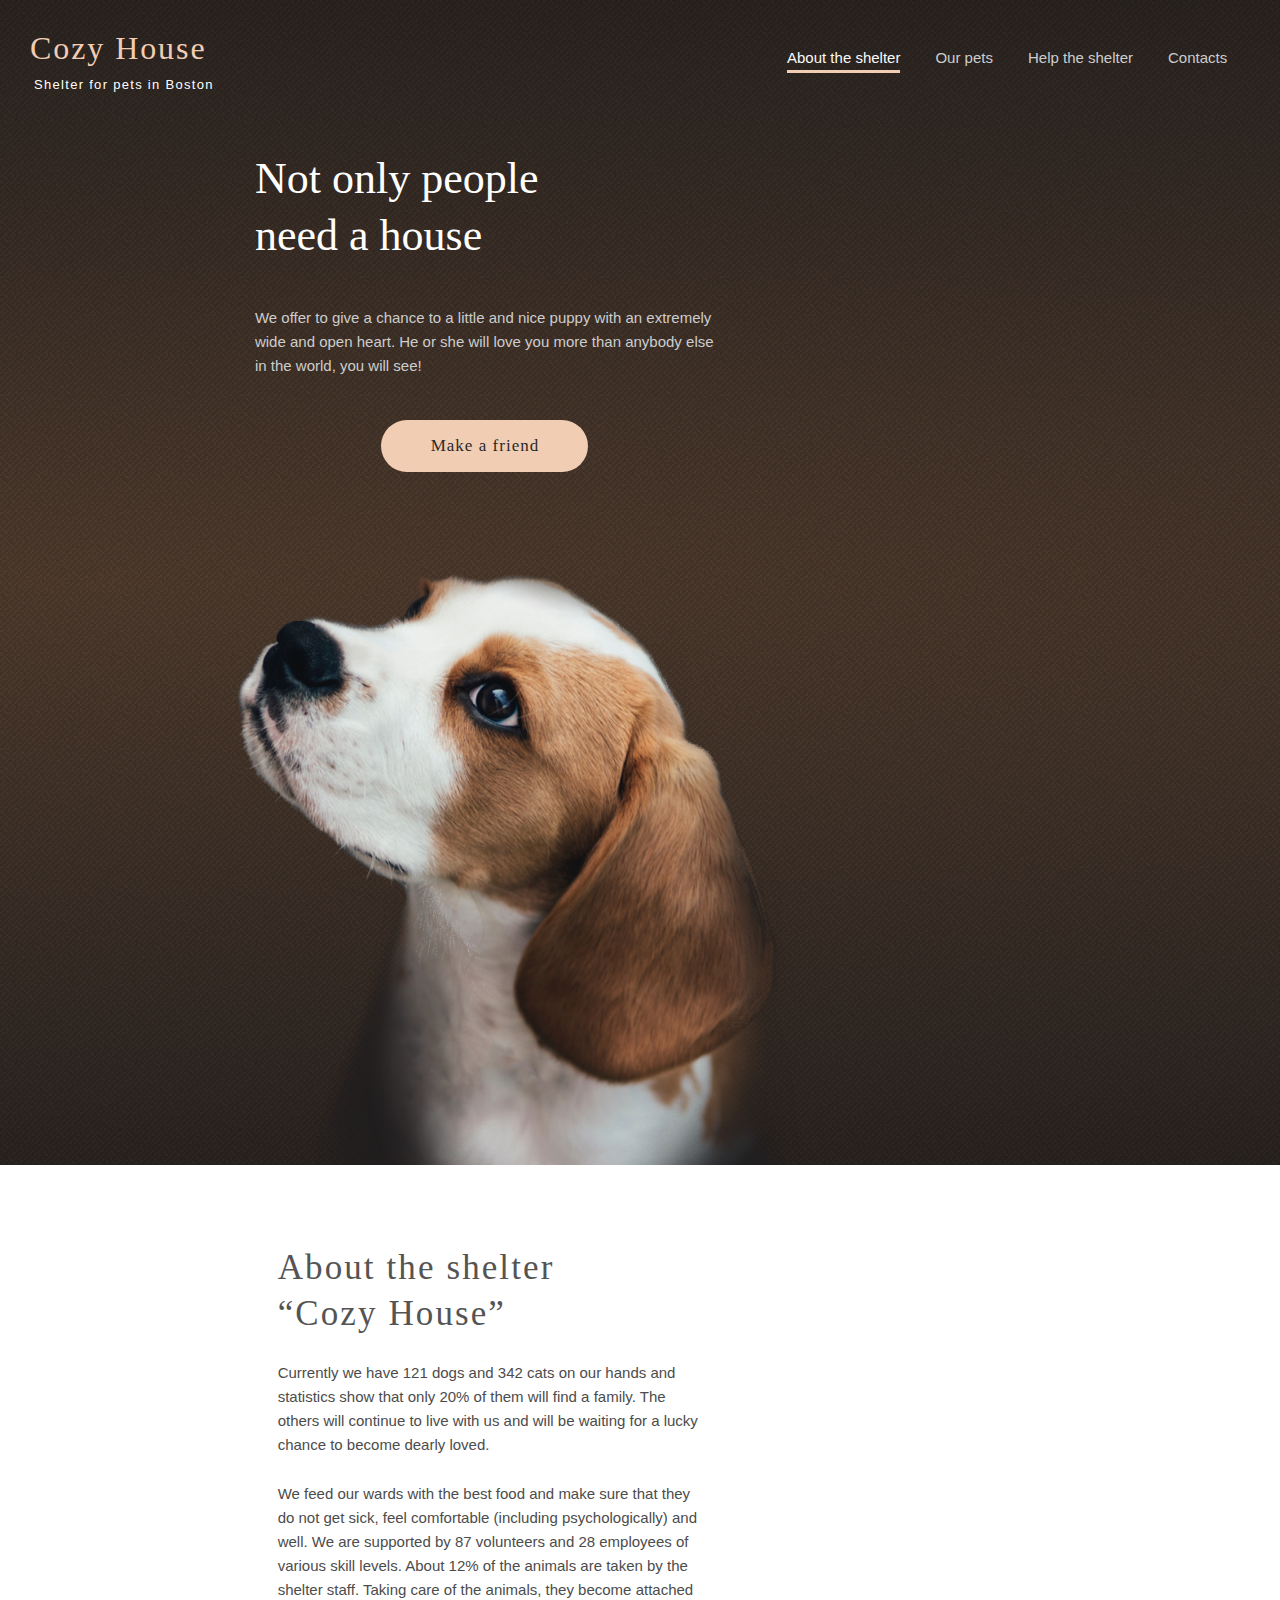
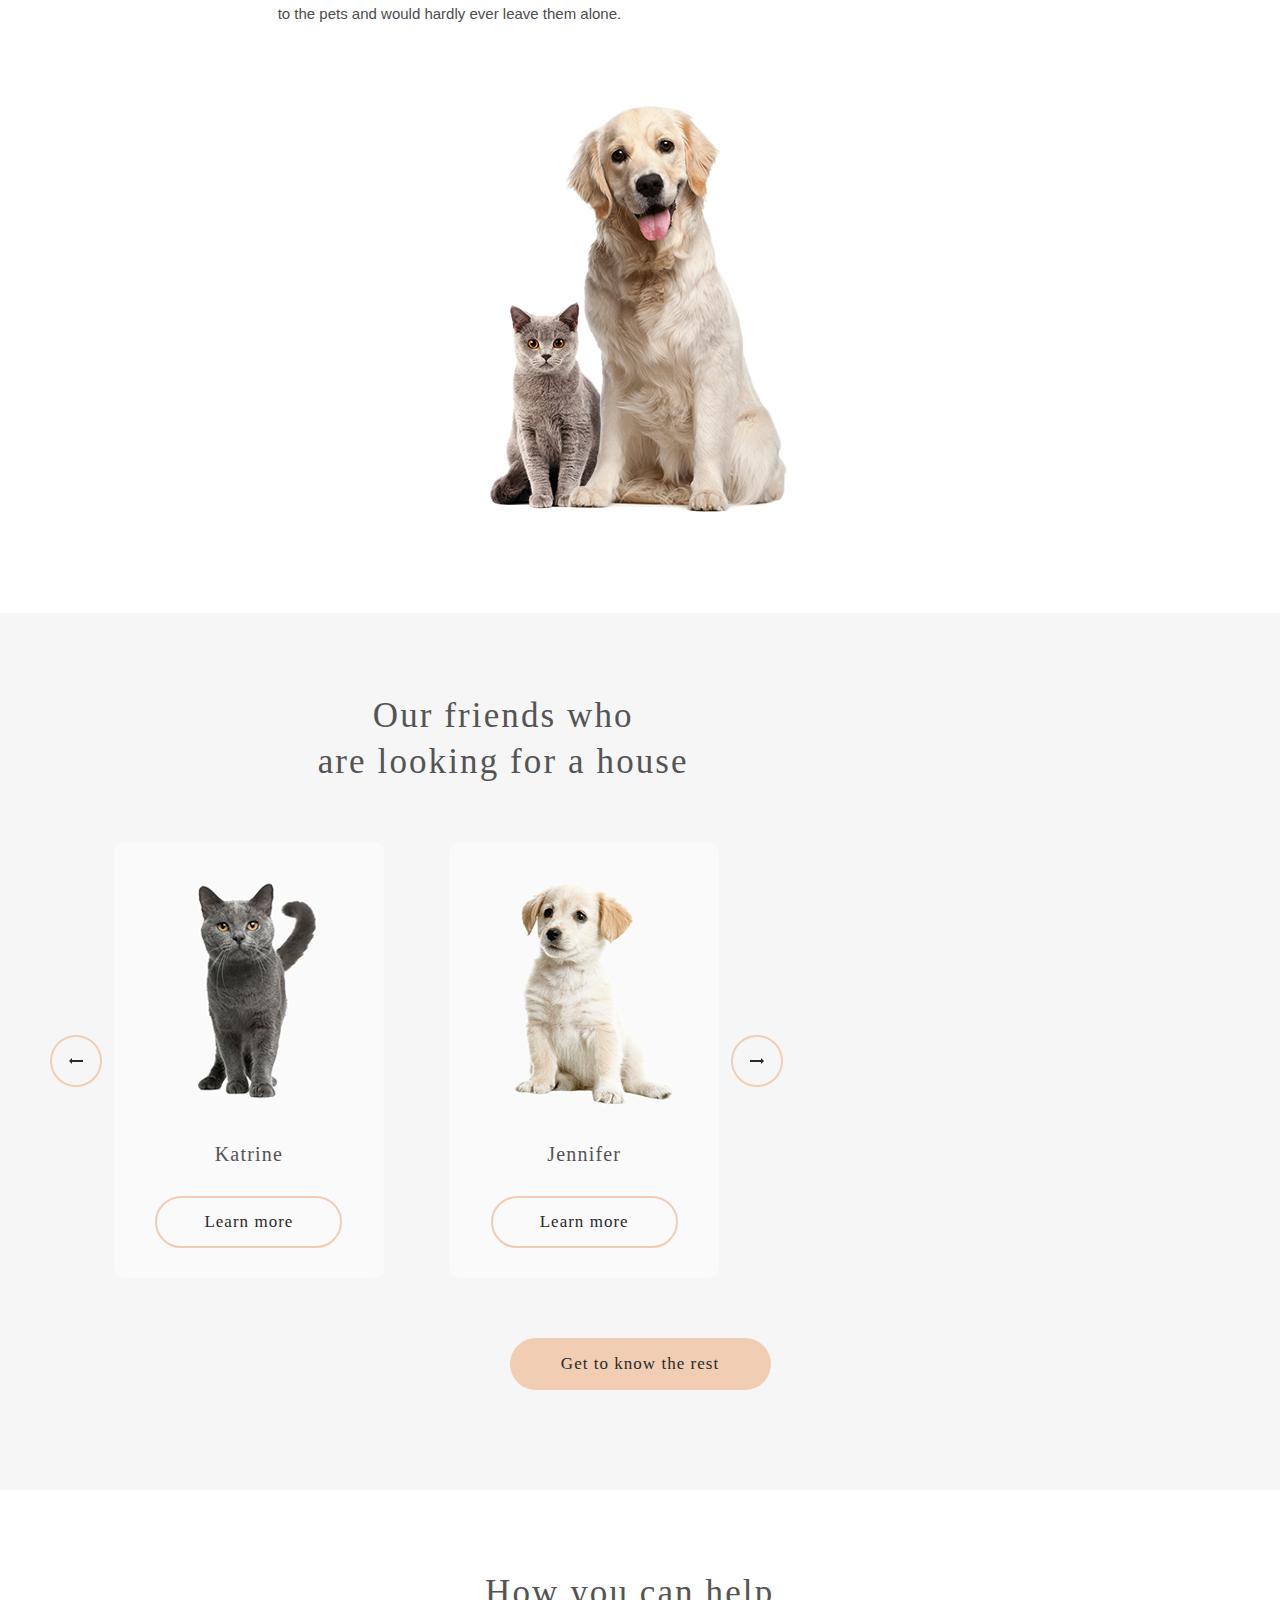
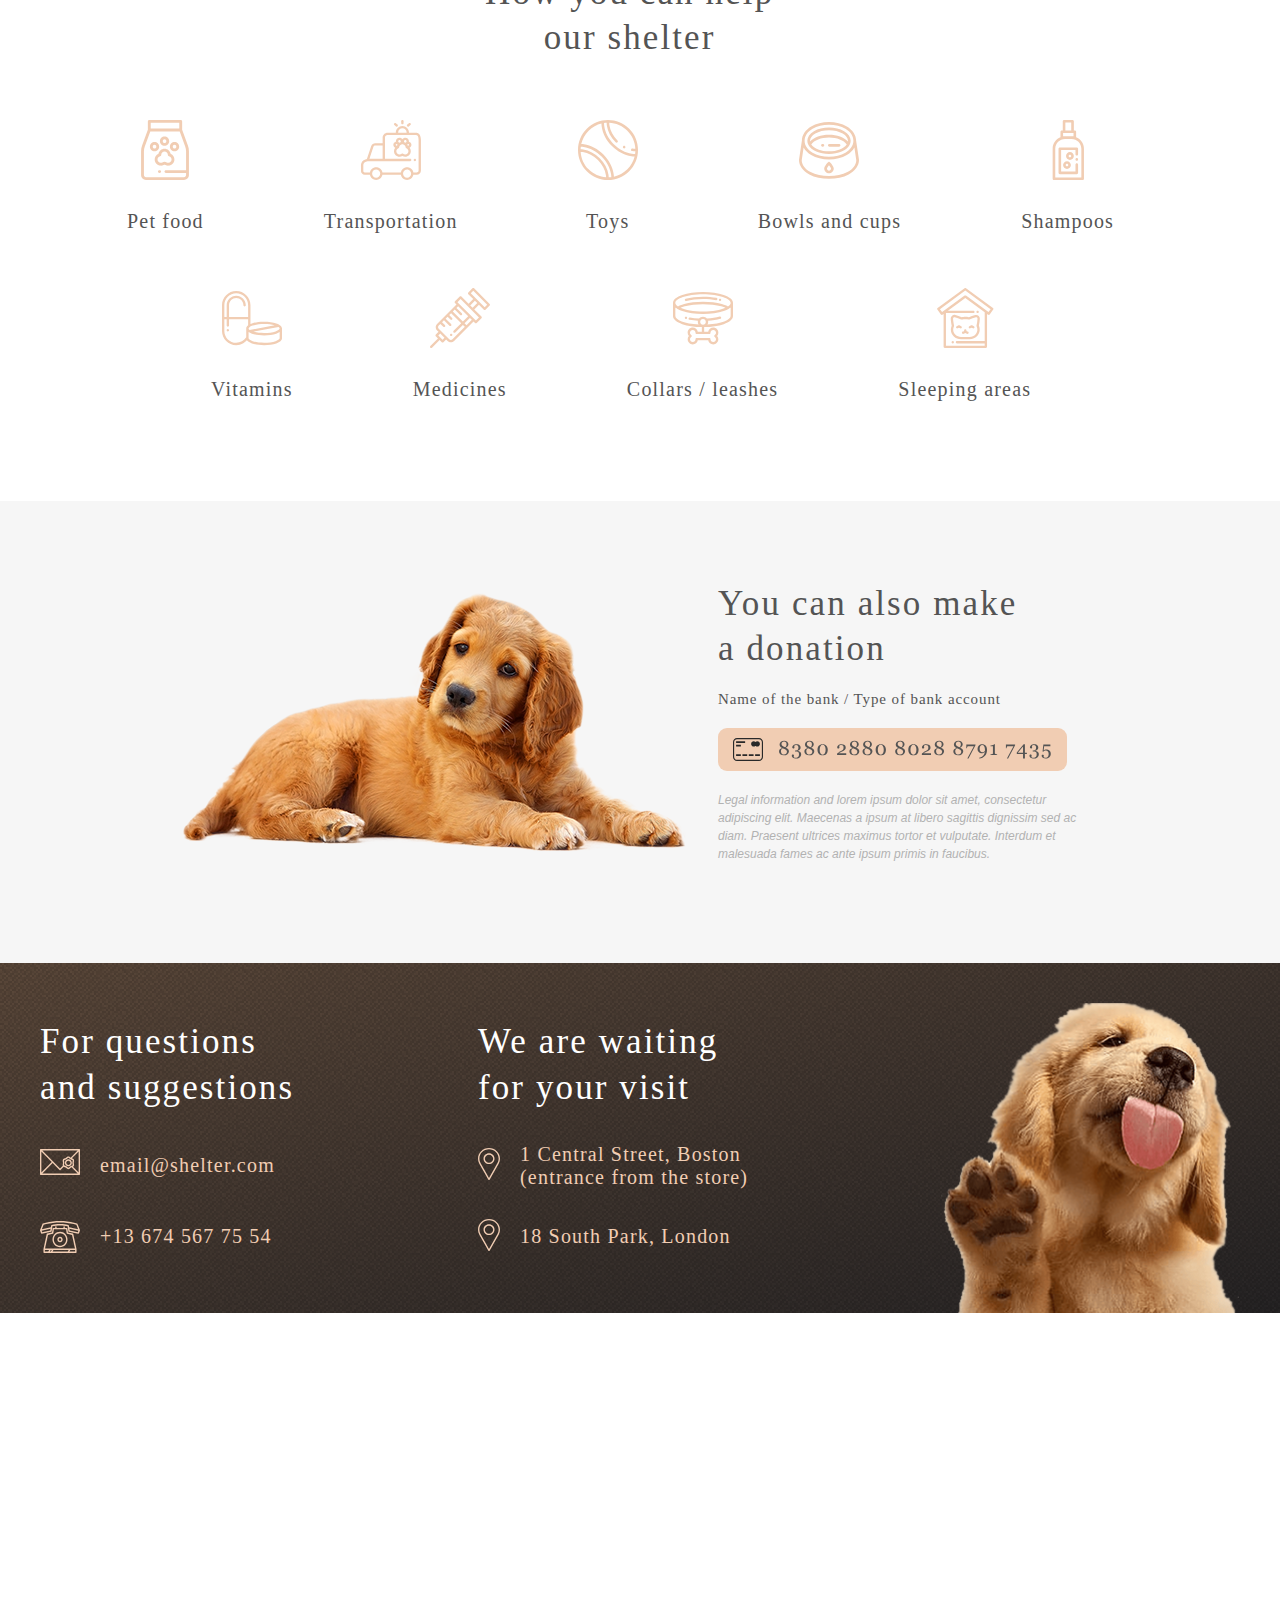
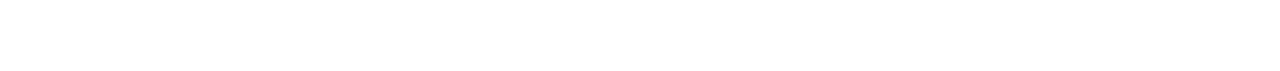
<file: index.html>
<!DOCTYPE html>
<html lang="en">
<head>
    <meta charset="UTF-8">
    <meta http-equiv="X-UA-Compatible" content="IE=edge">
    <meta name="viewport" content="width=device-width, initial-scale=1.0">
    <link rel="icon" type="image/x-icon" href="./assets/images/dog.png">
    <link rel="stylesheet" type="text/css" href="./style.css">
    <script src="./script.js"></script>
    <title>Shelter</title>
</head>
<body>
  <main class="main">
    <section class="intro">
        <div class="wrapper">
           <header class="header">
               <div class="h-logo-wrap">
                   <a href="#"><h1 class="h1">Cozy House</h1> </a>
                   <p class="logo-p">Shelter for pets in Boston</p>
               </div>
               <nav class="h-nav">
                   <ul>
                       <li><a class="h-nav-1" href="">About the shelter</a></li>
                       <li><a href="./pets.html">Our pets</a></li>
                       <li><a href="#help-anc">Help the shelter</a></li>
                       <li><a href="#footer">Contacts</a></li>
                   </ul>
               </nav>
           </header>
           <div class="intro-dog-div">
               <div class="intro-dog-description">
                   <h2 class="intro-description-h2">Not only people <br> need a house</h2>
                   <p class="intro-p">We offer to give a chance to a little and nice puppy with an extremely wide and open heart. He or she will love you more than anybody else in the world, you will see!</p>
                  <div class="intro-button-wrapper"><a href="#our-friends-anc"><div class="intro-button">Make a friend </div></a></div>
               </div>
               <div class="div-dog-picture">
                   <img class="div-dog-picture-img" src="./assets/images/dog.png" alt="dog">
               </div>
           </div>
        </div>
    </section>
               <section class="about-only">
                <div class="wrapper">
                       <div class="about-div-center">
                           <div class="about-img-div"><img src="./assets/images/about-pets.png" alt=""></div>
                           <div class="about-decription-div">
                               <h2 class="about-description-h2">About the shelter <br> “Cozy House”</h2>
                               <p class="about-decription-p1">Currently we have 121 dogs and 342 cats on our hands and statistics show that only 20% of them will find a family. The others will continue to live with us and will be waiting for a lucky chance to become dearly loved.</p>
                               <p class="about-decription-p2">We feed our wards with the best food and make sure that they do not get sick, feel comfortable (including psychologically) and well. We are supported by 87 volunteers and 28 employees of various skill levels. About 12% of the animals are taken by the shelter staff. Taking care of the animals, they become attached to the pets and would hardly ever leave them alone.</p>
                           </div>
                       </div>
                </div>
               </section>
            <section id="our-friends-anc" class="our-friends">
            <div class="wrapper">
                <div class="our-friends-h2-div"><h2 class="our-friends-h2">Our friends who <br>are looking for a house</h2></div>
                <div class="our-friends-center">
                    <div class="our-friends-left-arrow"><img src="./assets/images/button_arrow.png" alt=""></div>
                    <div class="our-friends-table">
                        <div class="our-friends-table-pic"><img src="./assets/images/pets-katrine.png" alt="pets-katrine"></div>
                        <p class="our-friends-table-p">Katrine</p>
                        <div class="our-friends-table-button">Learn more</div>
                    </div>
                    <div class="our-friends-table">
                        <div class="our-friends-table-pic"><img src="./assets/images/pets-jennifer.png" alt="pets-jennifer"></div>
                        <p class="our-friends-table-p">Jennifer</p>
                        <div class="our-friends-table-button">Learn more</div>
                    </div>
                    <div class="our-friends-table table-1">
                        <div class="our-friends-table-pic"><img src="./assets/images/pets-woody.png" alt="pets-woody"></div>
                        <p class="our-friends-table-p">Woody</p>
                        <div class="our-friends-table-button">Learn more</div>
                    </div>
                    <div class="our-friends-right-arrow"><img src="./assets/images/button_arrow2.png" alt=""></div>
                </div>
                <a href="./pets.html"><div class="our-friends-button">Get to know the rest</div></a>
            </div>
            </section>
            <section id="help-anc" class="help">
                <div class="wrapper">
                <div class="help-h2-div">
                <h2 class="help-h2">How you can help<br> our shelter</h2>
                </div>
                <div class="help-row-1">
                    <div class="help-box">
                        <div class="help-box-pic">
                            <img src="./assets/images/svg/icon-pet-food.svg" alt="pet-food">
                        </div>
                        <p class="help-box-pic-p">Pet food</p>
                    </div>
                    <div class="help-box">
                        <div class="help-box-pic">
                            <img src="./assets/images/svg/transportation.svg" alt="transportation">
                        </div>
                        <p class="help-box-pic-p">Transportation</p>
                    </div>
                    <div class="help-box">
                        <div class="help-box-pic">
                            <img src="./assets/images/svg/toys.svg" alt="toys">
                        </div>
                        <p class="help-box-pic-p">Toys</p>
                    </div>
                    <div class="help-box">
                        <div class="help-box-pic">
                            <img src="./assets/images/svg/icon-bowls-and-cups.svg" alt="bowls-and-cups">
                        </div>
                        <p class="help-box-pic-p">Bowls and cups</p>
                    </div>
                    <div class="help-box">
                        <div class="help-box-pic">
                            <img src="./assets/images/svg/shampoos.svg" alt="shampoos">
                        </div>
                        <p class="help-box-pic-p">Shampoos</p>
                    </div>
                </div>
                <div class="help-row-2">
                    <div class="help-box">
                        <div class="help-box-pic">
                            <img src="./assets/images/svg/icon-vitamins.svg" alt="medicines">
                        </div>
                        <p class="help-box-pic-p">Vitamins</p>
                    </div>
                    <div class="help-box">
                        <div class="help-box-pic">
                            <img src="./assets/images/svg/icon-medicines.svg" alt="medicines">
                        </div>
                        <p class="help-box-pic-p">Medicines</p>
                    </div>
                    <div class="help-box">
                        <div class="help-box-pic">
                            <img src="./assets/images/svg/icon-collars-leashes.svg" alt="collars-leashes">
                        </div>
                        <p class="help-box-pic-p">Collars / leashes</p>
                    </div>
                    <div class="help-box">
                        <div class="help-box-pic">
                            <img src="./assets/images/svg/icon-sleeping-area.svg" alt="sleeping-area">
                        </div>
                        <p class="help-box-pic-p">Sleeping areas</p>
                    </div>
                </div>
            </div>
            </section>
            <section class="donation">
                <div class="donation-pic">
                    <img src="./assets/images/donation-dog.png" alt="dog">
                </div>
                <div class="donation-right-div">
                    <h2 class="donation-right-div-h2">You can also make a donation</h2>
                    <p class="donation-right-div-p1">Name of the bank / Type of bank account</p>
                    <div class="donation-right-div-card-box">
                        <div class="donation-right-div-card-pic">
                            <div class="donation-right-div-card-pic-card">
                                <img src="./assets/images/svg/credit-card.svg" alt="card">
                            </div>
                            <div class="donation-right-div-card-pic-num">
                                <a href="#"><img src="./assets/images/svg/number.svg" alt="number"></a>
                            </div>
                        </div>
                    </div>
                    <p class="donation-right-div-p2">Legal information and lorem ipsum dolor sit amet, consectetur adipiscing elit. Maecenas a ipsum at libero sagittis dignissim sed ac diam. Praesent ultrices maximus tortor et vulputate. 
                        Interdum et malesuada fames ac ante ipsum primis in faucibus.</p>
                </div>
            </section>
    </main>

    <footer id="footer" class="footer">
        <div class="wrapper">
        <div class="footer-div">
            <div class="footer-left-box">
                <h3 class="footer-left-box-h3">For questions <br> and suggestions</h3>
                <div class="footer-left-mail-div">
                    <div class="footer-left-mail-div-pic">
                        <img src="./assets/images/svg/mail.svg" alt="mail">
                    </div>
                    <a href="mailto:email@shelter.com"><p class="footer-left-mail">email@shelter.com</p></a>
                </div>
                <div class="footer-left-phone-div">
                    <div class="footer-left-phone-div-pic">
                        <img src="./assets/images/svg/phone.svg" alt="phone">
                    </div>
                    <a href="tel:+136745677554"><p class="footer-left-phone">+13 674 567 75 54</p></a>
                </div>
            </div>
            <div class="footer-center-box">
                <h3 class="footer-center-box-h3">We are waiting for your visit</h3>
                <div class="footer-center-adres-div1">
                    <div class="footer-center-adres-div-pic">
                        <img src="./assets/images/svg/marker.svg" alt="marker">
                    </div>
                    <a href="https://www.google.com/maps/place/Deluxe+Town+Diner/@42.3755234,-71.1880029,13.57z/data=!4m15!1m8!3m7!1s0x89e3652d0d3d311b:0x787cbf240162e8a0!2z0JHQvtGB0YLQvtC9LCDQnNCw0YHRgdCw0YfRg9GB0LXRgtGBLCDQodCo0JA!3b1!8m2!3d42.3600825!4d-71.0588801!16zL20vMDFjeF8!3m5!1s0x89e3778869f28fb7:0x4e0987d433819ff5!8m2!3d42.370981!4d-71.1580006!16s%2Fm%2F04gp0jd?entry=ttu"><p class="footer-center-adres-p">1 Central Street, Boston (entrance from the store)</p></a>
                </div>
                <div class="footer-center-adres-div2">
                    <div class="footer-center-adres-div-pic2">
                        <img src="./assets/images/svg/marker.svg" alt="marker">
                    </div>
                    <a href="https://www.google.com/maps/place/Victoria+Coach+Station/@51.4852688,-0.1668631,13.6z/data=!3m1!5s0x48760517035d17fb:0xee789002481d3343!4m6!3m5!1s0x48760518ea93977f:0xf496840002e825e3!8m2!3d51.4925005!4d-0.1481615!16s%2Fg%2F11cnb94_90?entry=ttu"><p class="footer-center-adres-p p-2">18 South Park, London</p></a>
                </div>
            </div>
            <div class="footer-right-box">
                <img src="./assets/images/svg/footer-puppy.svg" alt="puppy">
            </div>
        </div>
    </div>
    </footer>

</body>
</html>
</file>
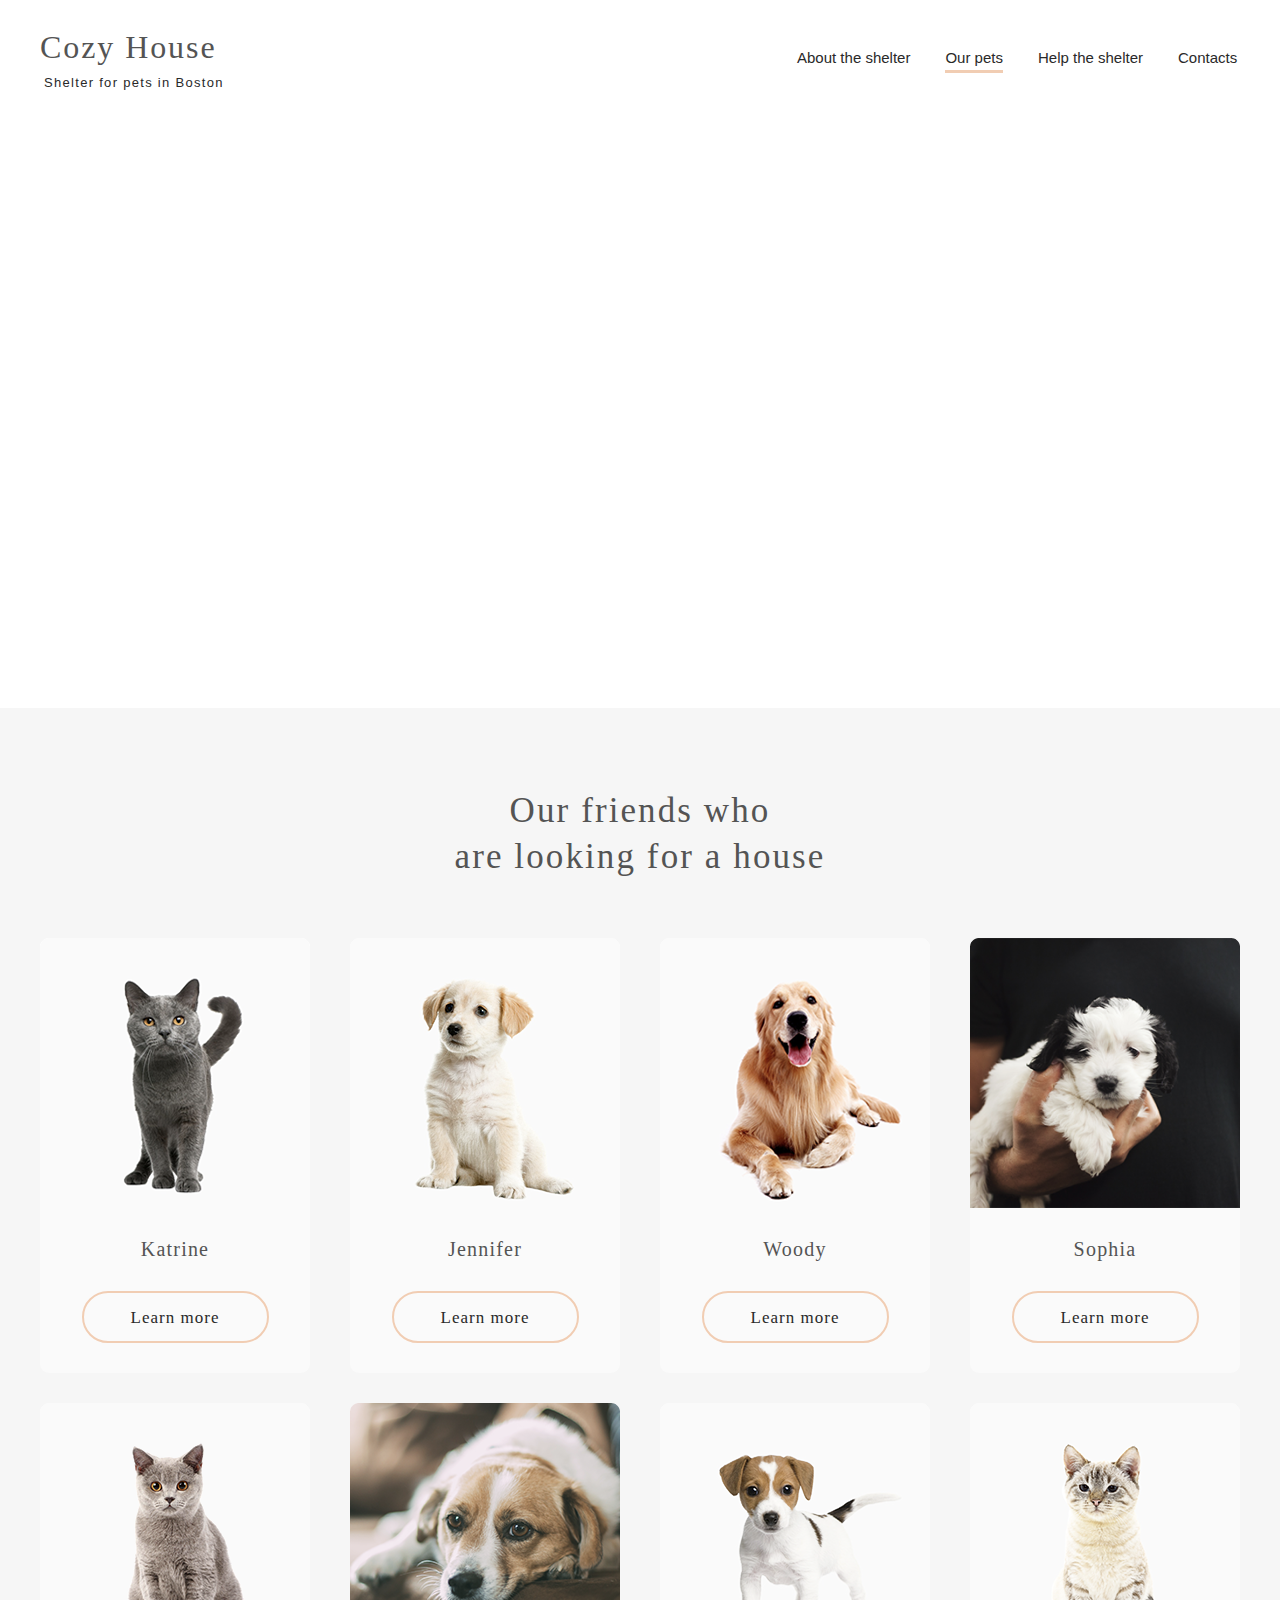
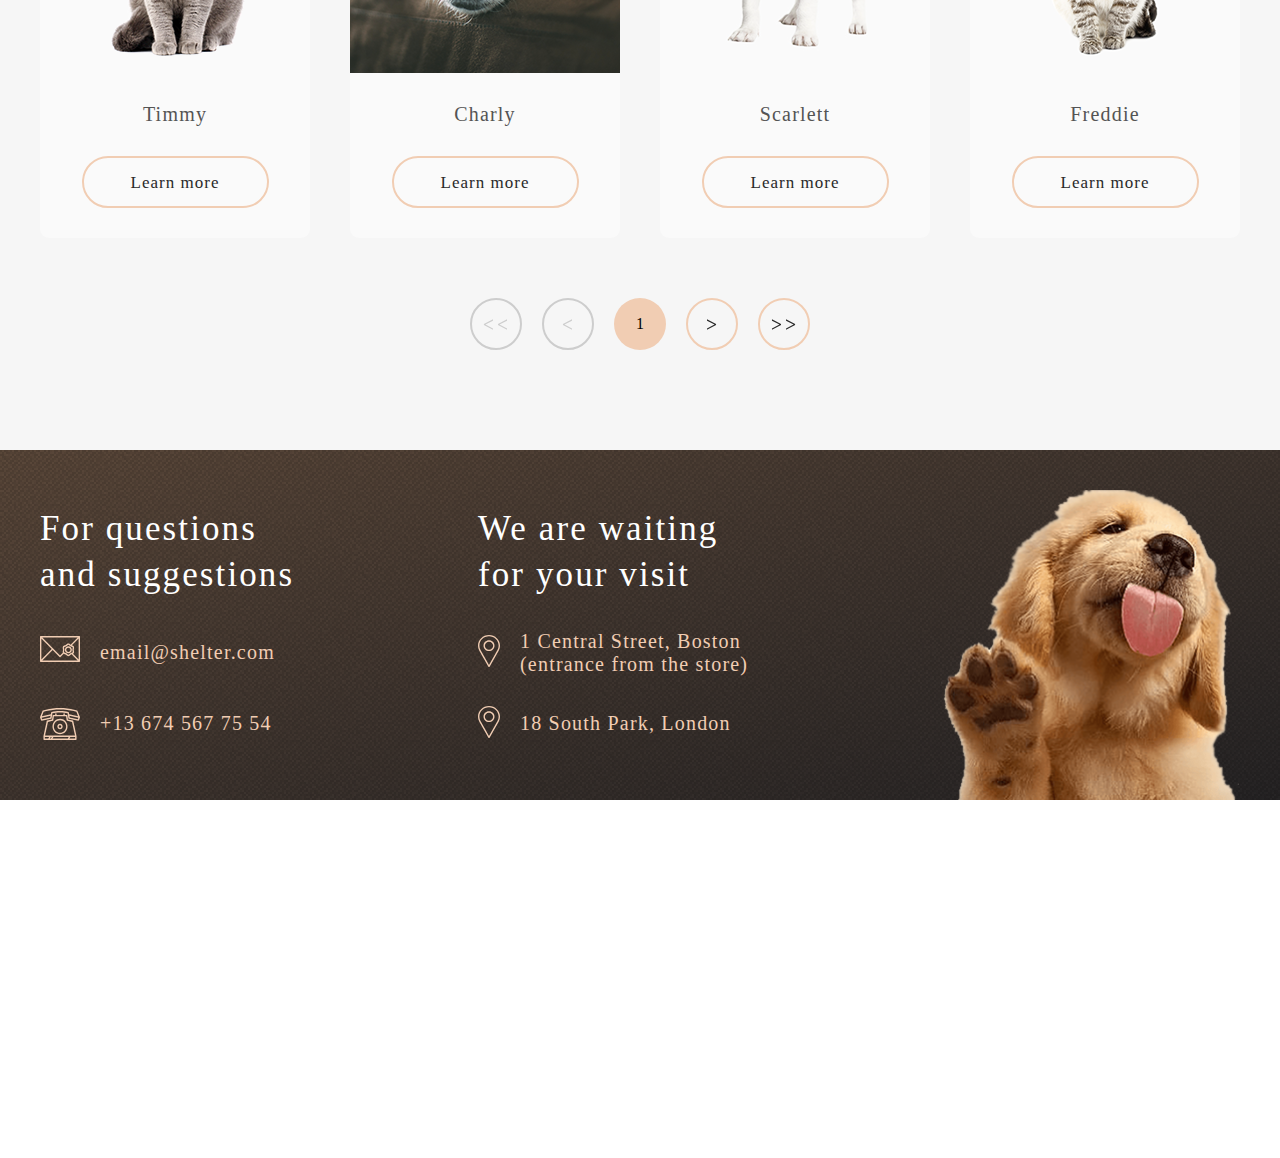
<file: pets.html>
<!DOCTYPE html>
<html lang="en">
<head>
    <meta charset="UTF-8">
    <meta http-equiv="X-UA-Compatible" content="IE=edge">
    <meta name="viewport" content="width=device-width, initial-scale=1.0">
    <link rel="stylesheet" type="text/css" href="./style.css">
    <link rel="stylesheet" type="text/css" href="./style-pets.css">
    <link rel="icon" type="image/x-icon"  href="./assets/images/dog.png">
    <script src="./script.js"></script>
    <title>Shelter</title>
</head>
<body>
    <main class="main-pets">
        <section class="section-pets0">
        <div class="wrapper">
            <header class="header-pets">
                <div class="h-logo-wrap-pets">
                    <a href="/index.html"><h1 class="h1">Cozy House</h1> </a>
                    <p class="logo-p">Shelter for pets in Boston</p>
                </div>
                <nav class="h-nav">
                    <ul>
                        <li><a class="h-nav-1" href="/index.html">About the shelter</a></li>
                        <li><a href="./pets.html">Our pets</a></li>
                        <li><a href="/index.html#help-anc">Help the shelter</a></li>
                        <li><a href="#footer">Contacts</a></li>
                    </ul>
                </nav>
            </header>
        </div>
    </section>
            <section class="section-pets">
                <div class="wrapper">
                    <h2 class="section-pets-h2">Our friends who <br> are looking for a house</h2>
                    <div class="pets-line-div">
                        <div class="pets-line-box">
                            <div class="pets-line-box-img">
                                <img src="./assets/images/pets-katrine.png" alt="katrine">
                            </div>
                            <p class="pets-line-box-p">Katrine</p>
                            <div class="pet-line-box-button">Learn more</div>
                        </div>
                        <div class="pets-line-box">
                            <div class="pets-line-box-img">
                                <img src="./assets/images/pets-jennifer.png" alt="jennifer">
                            </div>
                            <p class="pets-line-box-p">Jennifer</p>
                            <div class="pet-line-box-button">Learn more</div>
                        </div>
                        <div class="pets-line-box">
                            <div class="pets-line-box-img">
                                <img src="./assets/images/pets-woody.png" alt="woody">
                            </div>
                            <p class="pets-line-box-p">Woody</p>
                            <div class="pet-line-box-button">Learn more</div>
                        </div>
                        <div class="pets-line-box">
                            <div class="pets-line-box-img">
                                <img src="./assets/images/pets-sophia.png" alt="sophia">
                            </div>
                            <p class="pets-line-box-p">Sophia</p>
                            <div class="pet-line-box-button">Learn more</div>
                        </div>
                    </div>
                    <div class="pets-line-div div-2">
                        <div class="pets-line-box">
                            <div class="pets-line-box-img">
                                <img src="./assets/images/pets-timmy.png" alt="Timmy">
                            </div>
                            <p class="pets-line-box-p">Timmy</p>
                            <div class="pet-line-box-button">Learn more</div>
                        </div>
                        <div class="pets-line-box">
                            <div class="pets-line-box-img">
                                <img src="./assets/images/pets-charly.png" alt="charly">
                            </div>
                            <p class="pets-line-box-p">Charly</p>
                            <div class="pet-line-box-button">Learn more</div>
                        </div>
                        <div class="pets-line-box">
                            <div class="pets-line-box-img">
                                <img src="./assets/images/pets-scarlet.png" alt="scarlett">
                            </div>
                            <p class="pets-line-box-p">Scarlett</p>
                            <div class="pet-line-box-button">Learn more</div>
                        </div>
                        <div class="pets-line-box">
                            <div class="pets-line-box-img">
                                <img src="./assets/images/pets-freddie.png" alt="Freddie">
                            </div>
                            <p class="pets-line-box-p">Freddie</p>
                            <div class="pet-line-box-button">Learn more</div>
                        </div>
                    </div>
                    <div class="pets-rolls-box">
                        <div class="pets-rolls-box-circle">
                            <img src="./assets/images/svg/button_paginator2.svg" alt="button_paginator2">
                        </div>
                        <div class="pets-rolls-box-circle">
                            <img src="./assets/images/svg/button_paginator1.svg" alt="button_paginator1">
                        </div>
                        <div class="pets-rolls-box-center">1</div>
                        <div class="pets-rolls-box-circle pets-rolls-box-circle">
                            <img src="./assets/images/svg/button_paginator1right.svg" alt="button_paginator1right">
                        </div>
                        <div class="pets-rolls-box-circle last-circle">
                            <img src="./assets/images/svg/button_paginator2right.svg" alt="button_paginator2right">
                        </div>
                    </div>
                </div>
            </section>
           </main>
           <footer class="footer" id="footer">
            <div class="wrapper">
                <div class="footer-div">
                    <div class="footer-left-box">
                        <h3 class="footer-left-box-h3">For questions <br> and suggestions</h3>
                        <div class="footer-left-mail-div">
                            <div class="footer-left-mail-div-pic">
                                <img src="./assets/images/svg/mail.svg" alt="mail">
                            </div>
                            <a href="mailto:email@shelter.com"><p class="footer-left-mail">email@shelter.com</p></a>
                        </div>
                        <div class="footer-left-phone-div">
                            <div class="footer-left-phone-div-pic">
                                <img src="./assets/images/svg/phone.svg" alt="phone">
                            </div>
                            <a href="tel:+136745677554"><p class="footer-left-phone">+13 674 567 75 54</p></a>
                        </div>
                    </div>
                    <div class="footer-center-box">
                        <h3 class="footer-center-box-h3">We are waiting for your visit</h3>
                        <div class="footer-center-adres-div1">
                            <div class="footer-center-adres-div-pic">
                                <img src="./assets/images/svg/marker.svg" alt="marker">
                            </div>
                            <a href="https://www.google.com/maps/place/Deluxe+Town+Diner/@42.3755234,-71.1880029,13.57z/data=!4m15!1m8!3m7!1s0x89e3652d0d3d311b:0x787cbf240162e8a0!2z0JHQvtGB0YLQvtC9LCDQnNCw0YHRgdCw0YfRg9GB0LXRgtGBLCDQodCo0JA!3b1!8m2!3d42.3600825!4d-71.0588801!16zL20vMDFjeF8!3m5!1s0x89e3778869f28fb7:0x4e0987d433819ff5!8m2!3d42.370981!4d-71.1580006!16s%2Fm%2F04gp0jd?entry=ttu"><p class="footer-center-adres-p">1 Central Street, Boston (entrance from the store)</p></a>
                        </div>
                        <div class="footer-center-adres-div2">
                            <div class="footer-center-adres-div-pic2">
                                <img src="./assets/images/svg/marker.svg" alt="marker">
                            </div>
                            <a href="https://www.google.com/maps/place/Victoria+Coach+Station/@51.4852688,-0.1668631,13.6z/data=!3m1!5s0x48760517035d17fb:0xee789002481d3343!4m6!3m5!1s0x48760518ea93977f:0xf496840002e825e3!8m2!3d51.4925005!4d-0.1481615!16s%2Fg%2F11cnb94_90?entry=ttu"><p class="footer-center-adres-p p-2">18 South Park, London</p></a>
                        </div>
                    </div>
                    <div class="footer-right-box">
                        <img src="./assets/images/svg/footer-puppy.svg" alt="puppy">
                    </div>
                </div>
            </div>
        </footer>
</body>
</html>
</file>
<file: style.css>
/* Fonts Start*/

@font-face {
    font-family: 'Arial';
    font-style: normal;
    font-weight: 400;
    src: local('Arial'),
         url('./assets/fonts/arial/arial-black.ttf') format("ttf");
}

@font-face {
    font-family: 'Arial';
    font-style: normal;
    font-weight: 400;
    src: local('Arial'),
         url('./assets/fonts/arial/arial-regular.ttf') format("ttf");
}

@font-face {
    font-family: 'Georgia';
    font-style: normal;
    font-weight: 400;
    src: local('Georgia'),
         url('./assets/fonts/georgia/georgia-regular.ttf') format("ttf");
}

@font-face {
    font-family: 'Georgia';
    font-style: normal;
    font-weight: 400;
    src: local('Georgia'),
         url("./assets/fonts/georgia/georgia-bold.ttf") format("ttf");
}

/* Fonts End*/

/* General Start */
html, main, section, body, header, h1{
  margin: 0px;
  padding: 0px;
}

a{
  text-decoration: none;
}

.wrapper{
  width: 100vw;
  max-width: 1280px;
}

/* General End */

/* Main Start */
.main{
  display: flex;
  flex-direction: column;
  flex-wrap: wrap;
}

.intro{
  background: url(./noise_transparent@2x.png), radial-gradient(549.89% 73.65% at 5.73% 50.00%, #513D2F 0%, #1A1A1C 100%);
  box-shadow: 0px 4px 4px 0px rgba(0, 0, 0, 0.25), 0px 4px 4px 0px rgba(0, 0, 0, 0.25);
  display: flex;
  justify-content: center;
}
/* Header Start */

.header{
  height: 60px;
  max-width: 1200px;
  margin: 0px auto 90px auto;
  padding-top: 30px;
  display: flex;
  justify-content: space-between;
}

.h-logo-wrap{
  display: flex;
  width: 184px;
  height: 60px;
  margin-left: 0px;
  justify-content: flex-start;
  flex-wrap: wrap;
}

.h1{
  font-family: 'Georgia';
  font-style: normal;
  font-weight: 400;
  font-size: 32px;
  color: #F1CDB3;
  margin: 0px;
  margin-bottom: 10px;
  letter-spacing: 0.06em;
  white-space: nowrap;
}

.h-nav{
  justify-content: flex-end;
  width: 443px;
}

body > main > section.intro > div > header > nav > ul > li:nth-child(1) > a{
border-bottom: solid 3px #F1CDB3 ;
color: #FAFAFA;
}

.logo-p{
  font-family: 'Arial';
  font-style: normal;
  font-weight: 400;
  font-size: 13px;
  line-height: 15px;
  color: #FFFFFF;
  margin: 0px;
  margin-left: 4px;
  letter-spacing: 0.1em;
}

ul{
  display: flex;
  white-space: nowrap;
  padding: 0px;
}

li{
  list-style-type: none;
  margin-right: 35px;
}

li > a{
  color: #CDCDCD;
  font-family: 'Arial';
  font-style: normal;
  font-weight: 400;
  font-size: 15px;
  line-height: 160%;
  padding-bottom: 4px;
}

body > div > header > nav > ul > li:nth-child(5) {
  margin-right: 0px;
}

.intro-dog-div{
  max-width: 1200px;

  height: 728px;
  display: flex;
  flex-wrap: nowrap;
  margin-left: 40px;
  margin-right: 40px;
}

.intro-dog-description{
  height: 322px;
  width: 460px;
  display: flex;
  flex-wrap: wrap;
  margin: 163px 42px 243px 0px;
}

.intro-description-h2{
  font-family: 'Georgia';
  font-style: normal;
  font-weight: 400;
  font-size: 44px;
  line-height: 130%;
  color: #FFFFFF;
  margin: 0px;
  padding: 0px;
  margin-bottom: 42px;
  height: 114px;
}

.intro-p{
  font-family: 'Arial';
  font-style: normal;
  font-weight: 400;
  font-size: 15px;
  color: #CDCDCD;
  margin: 0px;
  padding: 0px;
  margin-bottom: 42px;
  line-height: 160%;
}

.intro-button{
  display: flex;
  width: 207px;
  height: 52px;
  background: #F1CDB3;
  border-radius: 100px;
  font-size: 17px;
  font-family: 'Georgia';
  font-style: normal;
  font-weight: 400;
  line-height: 130%;
  letter-spacing: 0.06em;
  align-items: center;
  justify-content: center;
  color: #292929;
}

/* Header End */

/* About start */

.about-only{
  height: 588px;
  display: flex;
  justify-content: center;
}

.about-div{
  height: 588px;
  background: #FFFFFF;
}

.about-div-center{
  height: 408px;
  display: flex;
  margin: 80px 40px 100px 40px;
}

.about-img-div{
  width: 300px;
  height: 408px;
  margin-left:175px;
  margin-right:120px;
}

.about-decription-div{
  margin: 14px 0px 14px 0px;
  width: 430px;
  height: 380px;
  display:flex;
  flex-wrap: wrap;
  justify-content: space-between;
}

.about-description-h2{
  font-family: 'Georgia';
font-style: normal;
font-weight: 400;
font-size: 35px;
line-height: 130%;
letter-spacing: 0.06em;
color: #545454;
justify-content: flex-start;
margin: 0px 60px 25px 0px;
}

.about-decription-p1, .about-decription-p2 {
  font-family: 'Arial';
  font-style: normal;
  font-weight: 400;
  font-size: 15px;
  line-height: 160%;
  color: #4C4C4C;
  margin:0px;
}

.about-decription-p1{
  margin-bottom: 25px;
}

/* About End */
/* Frinds Start */

.our-friends{
  height: 797px;
  background: #F6F6F6;
  display: flex;
  justify-content: center;
  padding-top: 80px;
}

.our-friends-h2{
  font-family: 'Georgia';
  font-style: normal;
  font-weight: 400;
  font-size: 35px;
  line-height: 130%;
  display: flex;
  justify-content: center;
  letter-spacing: 0.06em;
  color: #545454;
  width: 400px;
  height: 90px;
}

.our-friends-h2-div{
  font-family: 'Georgia';
  font-style: normal;
  font-weight: 400;
  font-size: 35px;
  line-height: 130%;
  display: flex;
  align-items: center;
  text-align: center;
  letter-spacing: 0.06em;
  color: #545454;
  width: 400px;
  height: 90px;
  margin: 0px 440px 60px 440px;
}

.our-friends-center{
  height: 435px;
  margin: 0px 40px 60px 40px;
  display: flex;
  flex-wrap: nowrap;
}

.our-friends-left-arrow{
  width: 52px;
  height: 52px;
  margin: auto 53px auto 0px;
}


.our-friends-table{
  width: 270px;
  height: 435px;
  background: #FAFAFA;
  border-radius: 9px;
  margin-right: 90px;
  display: flex;
  flex-wrap: wrap;
  justify-content: center;
}

.table-1{
  margin-right: 0px;
}

.our-friends-table-pic{
  width: 270px;
  height: 270px;
  border-radius: 9px 9px 0px 0px;
  margin-bottom: 28px;
}

.our-friends-table-p{
  height: 23px;
  font-family: 'Georgia';
  font-style: normal;
  font-weight: 400;
  font-size: 20px;
  line-height: 23px;
  letter-spacing: 0.06em;
  color: #545454;
  margin: 0px 98px 28px 98px;
}

.our-friends-table-button{
  display: flex;
  width: 183px;
  height: 48px;
  font-family: 'Georgia';
  font-style: normal;
  font-weight: 400;
  font-size: 17px;
  line-height: 130%;
  letter-spacing: 0.06em;
  color: #292929;
  border: 2px solid #F1CDB3;
  border-radius: 100px;
  justify-content: center;
  align-items: center;
  margin-bottom: 28px;
}

.our-friends-right-arrow{
  width: 52px;
  height: 52px;
  margin: auto 0px auto 53px;
}

.our-friends-button{
    display: flex;
    width: 261px;
    height: 52px;
    background: #F1CDB3;
    border-radius: 100px;
    font-size: 17px;
    font-family: 'Georgia';
    font-style: normal;
    font-weight: 400;
    line-height: 130%;
    letter-spacing: 0.06em;
    align-items: center;
    justify-content: center;
    color: #292929;
    margin: 0px auto 100px auto;
}

/* Frinds End */
/* Help Start */

.help{
  height: 531px;
  background: #FFFFFF;
  display: flex;
  flex-wrap: wrap;
  justify-content: center;
  padding-top: 80px;
}

.help-h2{
  max-width: 1280px;
  width: 100vw;
  font-family: 'Georgia';
  font-style: normal;
  font-weight: 400;
  font-size: 35px;
  line-height: 130%;
  letter-spacing: 0.06em;
  color: #545454;
  width: 310px;
  height: 90px;
  display: flex;
  align-items: center;
  text-align: center;
  margin: 0px;
}

.help-h2-div{
  width: 310px;
  height: 90px;
  margin: 0px auto 60px auto;

}

.help-row-1{
  display: flex;
  margin: 0px 127px 55px 127px;
  height: 113px;
  padding: 0px;
  max-width: 1026px;
}

.help-row-2{
  display: flex;
  max-width: 858px;
  margin: 0px 211px 100px 211px;
  max-width: 1026px;
  height: 113px;
  padding: 0px;
}

.help-box{
  height: 113px;
  margin-right: 120px;
  display: flex;
  flex-wrap: wrap;
}

.help-box-pic{
align-items: center;
justify-content: center;
  margin-bottom: 30px;
  display: flex;
  margin-left: auto;
  margin-right: auto;
}

.help-box-pic-p{
  font-family: 'Georgia';
  font-style: normal;
  font-weight: 400;
  font-size: 20px;
  line-height: 115%;
  display: flex;
  align-items: center;
  text-align: center;
  letter-spacing: 0.06em;
  color: #545454;
  white-space: nowrap;
  margin: 0px;
  margin-left: auto;
  margin-right: auto;
}

/* Help End */
/* Donation Start */

.donation{
  height: 371px;
  background: #F6F6F6;
  padding-top: 91px;
  display: flex;
  flex-wrap: nowrap;
  justify-content: center;
}

.donation-pic{
  max-width: 505px;
  height: 261px;
  margin: 0px 30px 110px 183px;
}

.donation-right-div{
  width: 380px;
  height: 282px;
  margin: 0px 182px 89px 0px;
  display: flex;
  flex-direction: column;
}

.donation-right-div-h2{
  font-family: 'Georgia';
  font-style: normal;
  font-weight: 400;
  font-size: 35px;
  line-height: 130%;
  display: flex;
  align-items: center;
  letter-spacing: 0.06em;
  color: #545454;
  width: 300px;
height: 90px;
margin: -11px auto 20px 0px;
}

.donation-right-div-p1{
width: 307px;
height: 17px;
font-family: 'Georgia';
font-style: normal;
font-weight: 400;
font-size: 15px;
line-height: 110%;
display: flex;
align-items: center;
letter-spacing: 0.06em;
color: #545454;
margin: 0px 73px 20px 0px;
white-space: nowrap;
}

.donation-right-div-card-box{
  display: flex;
  flex-direction: column;
  align-items: center;
  width: 349px;
  height: 43px;
  background: #F1CDB3;
  border-radius: 9px;
  margin-bottom: 20px;
}

.donation-right-div-card-pic{
  width: 319px;
height: 23px;
margin: 10px 15px;
display: flex;
flex-wrap: nowrap;
}

.donation-right-div-card-pic-card{
  margin-right: 16.02px;
}

.donation-right-div-card-pic-num{
  margin-top: 2px;
  width: 271.76px;
  height: 17.83px;
}

.donation-right-div-p2{
  width: 380px;
height: 72px;
font-family: 'Arial';
font-style: italic;
font-weight: 400;
font-size: 12px;
line-height: 18px;
display: flex;
align-items: center;
color: #B2B2B2;
margin: 0px;
}
/* Donation End */

/* Main End*/

/* Footer Start*/

.footer{
  height: 350px;
  background: url(./noise_transparent@2x.png), linear-gradient(to top left, #262425, #5B483A);
  display: flex;
  justify-content: center;
}

.footer-div{
  height: 310px;
  max-width: 1200px;
  margin: 40px auto 0px 40px;
  display: flex;
  flex-wrap: nowrap;
}

.footer-left-box{
  width: 278px;
  height: 234px;
  display: flex;
  flex-wrap: wrap;
  margin: 16px 160px 60px 0px;
}

.footer-left-box-h3{
  margin: 0px;
  width: 278px;
  height: 90px;
  font-family: 'Georgia';
  font-style: normal;
  font-weight: 400;
  font-size: 35px;
  line-height: 130%;
  letter-spacing: 0.06em;
  color: #FFFFFF;
  white-space: nowrap;
  margin-bottom: 40px;
}

.footer-left-mail-div{
  width: 251px;
  height: 32px;
  display: flex;
  flex-wrap: nowrap;
  margin-bottom: 40px;
  align-items: center;
}

.footer-left-mail-div-pic{
  width: 40px;
  height: 32px;
  margin: 3px 20px 3px 0px;
}

.footer-left-mail{
  margin-top: auto;
  margin-bottom: auto;
  width: 191px;
  height: 23px;
  font-family: 'Georgia';
  font-style: normal;
  font-weight: 400;
  font-size: 20px;
  line-height: 115%;
  letter-spacing: 0.06em;
  color: #F1CDB3;
}

.footer-left-phone-div{
  display: flex;
  flex-wrap: nowrap;
}

.footer-left-phone-div-pic{
  display: flex;
  flex-wrap: nowrap;
  margin-right: 20px;
}

.footer-left-phone{
  width: 179px;
  height: 23px;
  font-family: 'Georgia';
  font-style: normal;
  font-weight: 400;
  font-size: 20px;
  line-height: 115%;
  letter-spacing: 0.06em;
  color: #F1CDB3;
  margin: 4px auto;
  white-space: nowrap;
}

.footer-center-box{
  width: 302px;
  height: 234px;
  display: flex;
  flex-wrap: wrap;
  margin: 16px 160px 60px 0px;
}

.footer-center-box-h3{
  width: 270px;
  height: 90px;
  font-family: 'Georgia';
  font-style: normal;
  font-weight: 400;
  font-size: 35px;
  line-height: 130%;
  letter-spacing: 0.06em;
  color: #FFFFFF;
  margin: 0px 31px 34px 0px;
}

.footer-center-adres-div1{
  width: 302px;
  height: 46px;
  margin-bottom: 32px;
  display: flex;
  flex-wrap: wrap;
  margin: 0px 0px 32px 0px;
}

.footer-center-adres-div-pic{
  margin: auto 20px auto 0px;
}

.footer-center-adres-p{
  width: 260px;
  height: 46px;
  font-family: 'Georgia';
  font-style: normal;
  font-weight: 400;
  font-size: 20px;
  line-height: 115%;
  letter-spacing: 0.06em;
  color: #F1CDB3;
  margin: 0px;
}

.footer-center-adres-div2{
  width: 302px;
  height: 32px;
  display: flex;
  flex-wrap: wrap;
}

.p-2{
  margin: 4px 0px;
}

.footer-center-adres-div-pic2{
  margin: -2px 20px auto 0px;
}

.footer-right-box{
  width: 300px;
height: 310px;
}
/* Footer End*/

/* 768 Start*/

@media (max-width: 1280px) and (min-width: 768px) {

.wrapper{
  width: 100vw;
  max-width: 1280px;
  min-height: 708px;
}

.header{
  width: calc(100vw - 60px);
  margin: 0px 30px 60px 30px;
}

.intro{
  box-shadow: none;
  height: 1165px;
  width: 100vw;
}

.intro-dog-div{
  max-width: calc(100vw - 26.05%);
  max-height: 1165px;
  display: flex;
  flex-wrap: wrap;
  margin-left: 12.89vw;
  margin-right: 12.89vw;
}

.intro-dog-description{
  display: flex;
  flex-wrap: wrap;
  margin: 0px 7.03vw 100px 7.03vw;
}

.intro-p{
  width: 460px;
}


.intro-button-wrapper{
  margin: 0 auto 0 auto;
}

.div-dog-picture-img{
  width: 569px;
  height: 593px;
  margin: 0px auto 0px 70px;
}

.about-only{
  height: 1048px;
  width: 100vw;
}

.about-div-center{
  width: 56.90vw;
  display: flex;
  flex-direction: column;
  height: 868px;
  margin-right: 21.61vw;
  margin-left: 21.38vw;
}

.about-img-div:nth-child(1){
  order:2;
 /* margin: 475px 175px 100px 165px;*/
}

.about-description-h2, .about-decription-p1, .about-decription-p2{
  margin-left: 4px;
  margin-right: 3.5px;
}

.about-decription-div{
  margin-top: 0px;
  margin-bottom: 80px;
}

.about-img-div{
  margin: 0 auto;
}

.help-h2{
  max-width: 1280px;
  width: 100vw;
}

.table-1{
  display: none;
}

.our-friends{
  width: 100vw;
  max-width: 1280px;
}

.our-friends-h2-div{
  margin-left: 23.69vw;
  margin-right: 23.69vw;
}

.our-friends-center{
  margin: 0 3.9vw;
  max-width: 708px;
  width: 92.19vw;
}

.our-friends-table{
  margin-right: 5.1vw;
}

.our-friends-left-arrow{
  width: 52px;
  height: 52px;
  margin: auto 12px auto 0px;
}

.our-friends-right-arrow{
  width: 52px;
  height: 52px;
  margin: auto 0px auto 12px;
}

#our-friends-anc > div > div.our-friends-center > div:nth-child(3){
  margin-right: 0px;
}

.our-friends-button{
  margin: 60px auto 0px auto;
}

}
/* 768 End*/


/*Interactive Start */

html{
  scroll-behavior: smooth;
}

.intro-button:hover, a:not(.h-nav-1):hover{
  opacity: 0.8;
  transition: 0.2s;
  cursor: pointer;
}

.h-nav-1{
  cursor: default;
}

.our-friends-table:hover{
  opacity: 0.95;
  transition: 0.3s;
  cursor: pointer;
  box-shadow: 1px 16px 47px 1px rgba(185, 151, 116, 0.6);
}

a:hover{
  cursor: pointer;
}

.our-friends-table-button:hover{
  opacity: 0.8;
  transition: 0.2s;
  cursor: pointer;
  background-color: #e4965e;
  box-shadow: 1px 16px 47px 1px rgba(185, 151, 116, 0.6);
}

.help-box:hover >  p{
  opacity: 0.8;
  transition: 0.2s;
  cursor: pointer;
  color: #e4965e;
}

.help-box:hover{
  opacity: 0.8;
  transition: 0.2s;
  cursor: pointer;
  color: #e4965e;
}
.our-friends-right-arrow:hover, .our-friends-left-arrow:hover{
  opacity: 0.8;
  transition: 0.2s;
  cursor: pointer;
  background-color: #e4965e;
  border-radius: 100% ;
}

/*Interactive END*/
</file>
<file: style-pets.css>
/* >1280px Start */
.main-pets{
  display: flex;
  flex-wrap: wrap;
  flex-direction: column;
}

.section-pets0{
  display: flex;
  justify-content: center;
}

.header-pets{
  height: 60px;
  margin: 0px 40px 30px 40px;
  padding-top: 30px;
  display: flex;
  justify-content: space-between;
  max-width: 1200px;
}

.h1{
  font-family: Georgia;
  font-size: 32px;
  font-style: normal;
  font-weight: 400;
  line-height: 110%;
  letter-spacing: 1.92px;
  color: #545454;
}

.logo-p{
  color: #292929;
}

li > a{
  color: #292929;
}

body > main > section.section-pets0 > div > header > nav > ul > li:nth-child(2) > a{
  border-bottom: solid 3px #F1CDB3 ;
  color: #292929;
}


.h-logo-wrap-pets{
  display: flex;
  width: 184px;
  height: 60px;
  margin-left: 0px;
  justify-content: flex-start;
  flex-wrap: wrap;

}

.section-pets{
  height: 1342px;
  background: #F6F6F6;
  display: flex;
  justify-content: center;

}



.section-pets-h2{
  padding-top: 80px;
   margin: 0px auto 60px auto;
  width: 400px;
  height: 90px;
  font-family: 'Georgia';
  font-style: normal;
  font-weight: 400;
  font-size: 35px;
  line-height: 130%;
  letter-spacing: 0.06em;
  color: #545454;
  text-align: center;
}

.pets-line-div{
  display: flex;
  max-width: 1200px;
  height: 435px;
  flex-wrap: nowrap;
  margin: 0px 40px 30px 40px;
}

.pets-line-box{
  width: 270px;
  height: 435px;
  margin-right: 40px;
  background: #FAFAFA;
  border-radius: 9px;
}

.pets-line-box:last-child{
  margin-right: 0px;
}

.pets-line-box-img{
  width: 270px;
  height: 270px;
  margin-bottom: 30px;
}

.pets-line-box-p{
  width: 74px;
  height: 23px;
  font-family: 'Georgia';
  font-style: normal;
  font-weight: 400;
  font-size: 20px;
  line-height: 23px;
  letter-spacing: 0.06em;
  color: #545454;
  text-align: center;
  margin: 0px auto 30px auto;
}

.pet-line-box-button{
  box-sizing: border-box;
  display: flex;
  flex-direction: column;
  align-items: center;
  padding: 14px 45px;
  width: 187px;
  height: 52px;
  border: 2px solid #F1CDB3;
  border-radius: 100px;
  margin: 0px auto 30px auto;
  font-family: 'Georgia';
  font-style: normal;
  font-weight: 400;
  font-size: 17px;
  line-height: 130%;
  letter-spacing: 0.06em;
  color: #292929;
  white-space: nowrap;
}

.pets-rolls-box{
  width: 340px;
  height: 52px;
  display: flex;
  flex-wrap: nowrap;
  margin: 60px auto 100px auto;
}

.pets-rolls-box-center{
  background: #F1CDB3;
  border-radius: 100px;
  width: 52px;
  height: 52px;
  display: flex;
  justify-content: center;
  align-items: center;
  margin-right: 20px;
}

.pets-rolls-box-circle{
  width: 52px;
  height: 52px;
  margin-right: 20px;
  border-radius: 100%;
}

.last-circle{
  margin-right: 0px;
}

/* >1280px End*/


/* 1280px-768px Start*/



/* 1280px-768px End*/

/* Hovers Start*/
.pets-line-box:hover{
  opacity: 0.95;
  transition: 0.3s;
  cursor: pointer;
  box-shadow: 1px 16px 47px 1px rgba(185, 151, 116, 0.6);
}

.pet-line-box-button:hover{
  opacity: 0.8;
  transition: 0.2s;
  cursor: pointer;
  background-color: #e4965e;
  box-shadow: 1px 16px 47px 1px rgba(185, 151, 116, 0.6);
}

.pets-rolls-box-circle:hover, .pets-rolls-box-center:hover{
  opacity: 0.8;
  transition: 0.2s;
  cursor: pointer;
  background-color: #e4965e;
  box-shadow: 1px 16px 47px 1px rgba(185, 151, 116, 0.6);
}
/* Hovers End*/
</file>
